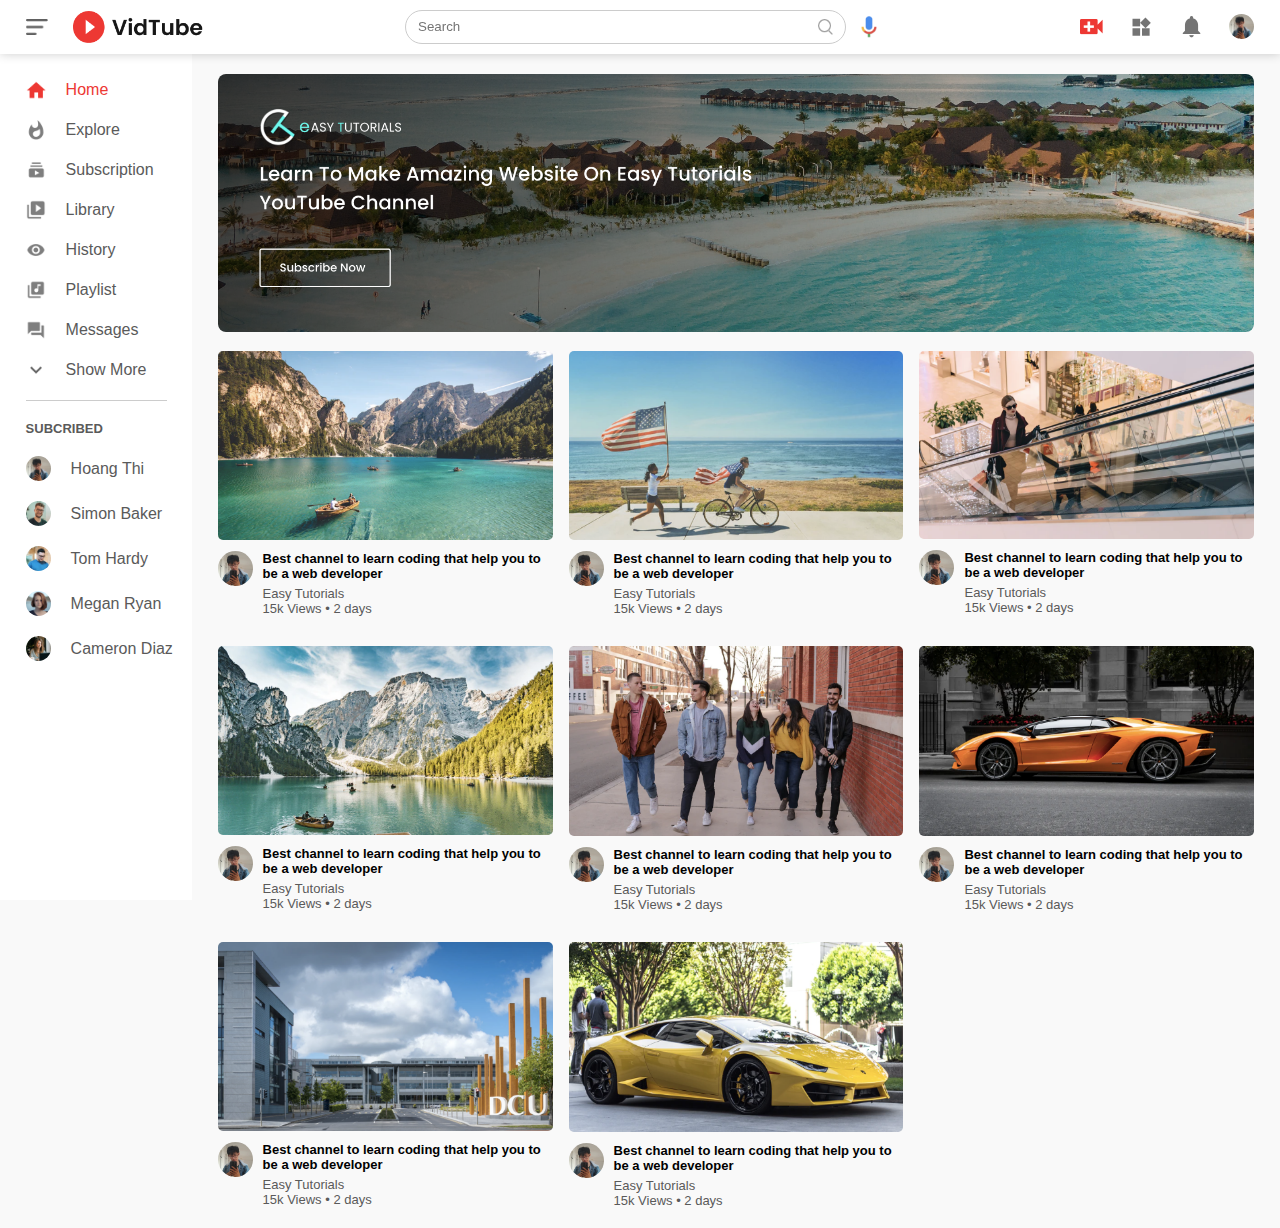
<file: index.html>
<!DOCTYPE html>
<html lang="en">
<head>
    <meta charset="UTF-8">
    <meta http-equiv="X-UA-Compatible" content="IE=edge">
    <meta name="viewport" content="width=device-width, initial-scale=1.0">
    <title>Video Sharing Website - Easy Tutorials YouTube Channels</title>
    <link rel="stylesheet" href="style.css">
</head>
<body>
    
    <nav class="flex-div">
        <div class="nav-left flex-div">
            <img src="images/menu.png" class="menu-icon">
            <img src="images/logo.png" class = "logo">
        </div>
        <div class="nav-middle flex-div">
            <div class="search-box flex-div">
                <input type="text" placeholder="Search">
                <img src="images/search.png">
            </div>
            <img src="images/voice-search.png" class="mic-icon">
        </div>
        <div class="nav-right flex-div">
            <img src="images/upload.png">
            <img src="images/more.png">
            <img src="images/notification.png">
            <img src="images/Thi.png" class="user-icon">
        </div>
    </nav>
    <!-- ------------------------sidebar------------------------- -->
    <div class="sidebar">
        <div class="shortcut-links">
            <a href=""><img src="images/home.png"><p>Home</p></a>
            <a href=""><img src="images/explore.png"><p>Explore</p></a>
            <a href=""><img src="images/subscriprion.png"><p>Subscription</p></a>
            <a href=""><img src="images/library.png"><p>Library</p></a>
            <a href=""><img src="images/history.png"><p>History</p></a>
            <a href=""><img src="images/playlist.png"><p>Playlist</p></a>
            <a href=""><img src="images/messages.png"><p>Messages</p></a>
            <a href=""><img src="images/show-more.png"><p>Show More</p></a>
            <hr>
        </div>
        <div class="subscribed-list">
            <h3>SUBCRIBED</h3>
            <a href=""><img src="images/Thi.png"><p>Hoang Thi</p></a>
            <a href=""><img src="images/simon.png"><p>Simon Baker</p></a>
            <a href=""><img src="images/tom.png"><p>Tom Hardy</p></a>
            <a href=""><img src="images/megan.png"><p>Megan Ryan</p></a>
            <a href=""><img src="images/cameron.png"><p>Cameron Diaz</p></a>
        </div>
    </div>

<!-- ----------main----------- -->

<div class="container">
    <div class="banner">
        <img src="images/banner.png">
    </div>
    <div class="list-container">
        <div class="vid-list">
            <a href="play-video.html"><img src="images/thumbnail1.png" class="thumbnail1"></a>
            <div class="flex-div">
                <img src="images/Thi.png">
                <div class="vid-info">
                    <a href="play-video.html">Best channel to learn coding that help you to be a web developer</a>
                    <p>Easy Tutorials</p>
                    <p>15k Views &bull; 2 days</p>
                </div>
            </div>
        </div>
        <div class="vid-list">
            <a href=""><img src="images/thumbnail2.png" class="thumbnail1"></a>
            <div class="flex-div">
                <img src="images/Thi.png">
                <div class="vid-info">
                    <a href="">Best channel to learn coding that help you to be a web developer</a>
                    <p>Easy Tutorials</p>
                    <p>15k Views &bull; 2 days</p>
                </div>
            </div>
        </div><div class="vid-list">
            <a href=""><img src="images/thumbnail3.png" class="thumbnail1"></a>
            <div class="flex-div">
                <img src="images/Thi.png">
                <div class="vid-info">
                    <a href="">Best channel to learn coding that help you to be a web developer</a>
                    <p>Easy Tutorials</p>
                    <p>15k Views &bull; 2 days</p>
                </div>
            </div>
        </div><div class="vid-list">
            <a href=""><img src="images/thumbnail4.png" class="thumbnail1"></a>
            <div class="flex-div">
                <img src="images/Thi.png">
                <div class="vid-info">
                    <a href="">Best channel to learn coding that help you to be a web developer</a>
                    <p>Easy Tutorials</p>
                    <p>15k Views &bull; 2 days</p>
                </div>
            </div>
        </div>
        <div class="vid-list">
            <a href=""><img src="images/thumbnail5.png" class="thumbnail1"></a>
            <div class="flex-div">
                <img src="images/Thi.png">
                <div class="vid-info">
                    <a href="">Best channel to learn coding that help you to be a web developer</a>
                    <p>Easy Tutorials</p>
                    <p>15k Views &bull; 2 days</p>
                </div>
            </div>
        </div>
        <div class="vid-list">
            <a href=""><img src="images/thumbnail6.png" class="thumbnail1"></a>
            <div class="flex-div">
                <img src="images/Thi.png">
                <div class="vid-info">
                    <a href="">Best channel to learn coding that help you to be a web developer</a>
                    <p>Easy Tutorials</p>
                    <p>15k Views &bull; 2 days</p>
                </div>
            </div>
        </div>
        <div class="vid-list">
            <a href=""><img src="images/thumbnail7.png" class="thumbnail1"></a>
            <div class="flex-div">
                <img src="images/Thi.png">
                <div class="vid-info">
                    <a href="">Best channel to learn coding that help you to be a web developer</a>
                    <p>Easy Tutorials</p>
                    <p>15k Views &bull; 2 days</p>
                </div>
            </div>
        </div>
        <div class="vid-list">
            <a href=""><img src="images/thumbnail8.png" class="thumbnail1"></a>
            <div class="flex-div">
                <img src="images/Thi.png">
                <div class="vid-info">
                    <a href="">Best channel to learn coding that help you to be a web developer</a>
                    <p>Easy Tutorials</p>
                    <p>15k Views &bull; 2 days</p>
                </div>
            </div>
        </div>
    </div>





</div>



<script src="script.js"></script>
</body>
</html>
</file>
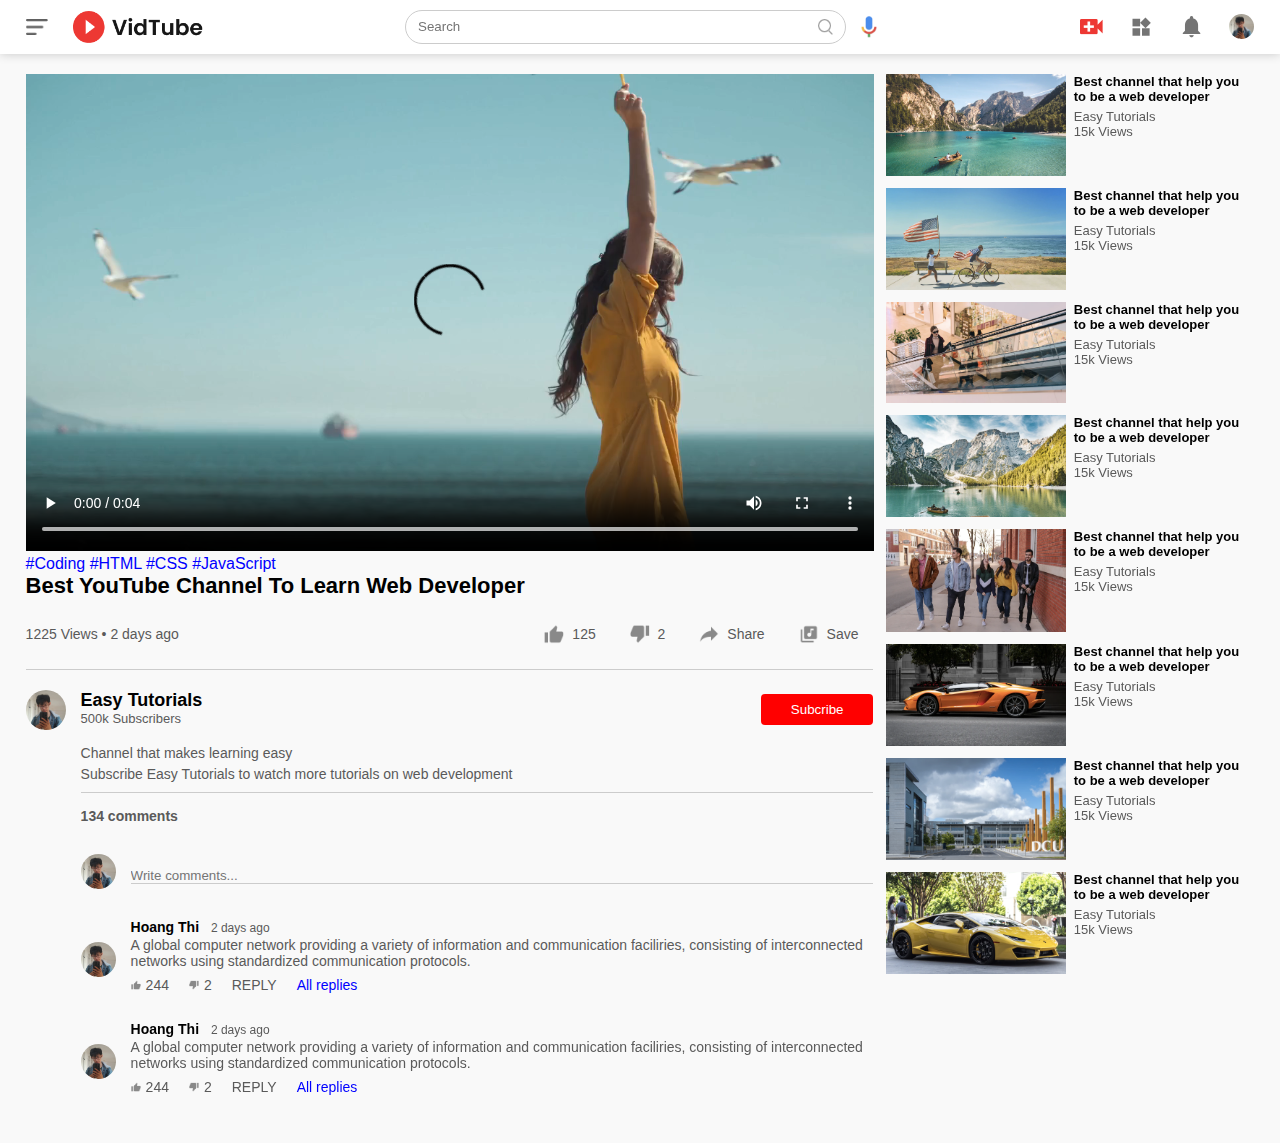
<file: play-video.html>
<!DOCTYPE html>
<html lang="en">
<head>
    <meta charset="UTF-8">
    <meta http-equiv="X-UA-Compatible" content="IE=edge">
    <meta name="viewport" content="width=device-width, initial-scale=1.0">
    <title>Play Video - Easy Tutorials Youtube Channel</title>
    <link rel="stylesheet" href="style.css">
</head>
<body>
    <nav class="flex-div">
        <div class="nav-left flex-div">
            <img src="images/menu.png" class="menu-icon">
            <img src="images/logo.png" class = "logo">
        </div>
        <div class="nav-middle flex-div">
            <div class="search-box flex-div">
                <input type="text" placeholder="Search">
                <img src="images/search.png">
            </div>
            <img src="images/voice-search.png" class="mic-icon">
        </div>
        <div class="nav-right flex-div">
            <img src="images/upload.png">
            <img src="images/more.png">
            <img src="images/notification.png">
            <img src="images/Thi.png" class="user-icon">
        </div>
    </nav>    

<div class="container play-container">
    <div class="row">
        <div class="play-video">
            <video controls autoplay>
                <source src="images/video.mp4" type = "video/mp4">
            </video>
            <div class="tags">
                <a href="">#Coding</a> <a href="">#HTML</a> <a href="">#CSS</a> <a href="">#JavaScript</a>
            </div>
            <h3>Best YouTube Channel To Learn Web Developer</h3>
            <div class="play-video-info">
                <p>1225 Views &bull; 2 days ago</p>
                <div>
                    <a href=""><img src="images/like.png">125</a>
                    <a href=""><img src="images/dislike.png">2</a>
                    <a href=""><img src="images/share.png">Share</a>
                    <a href=""><img src="images/save.png">Save</a>
                </div>
            </div>
            <hr>
            <div class="publisher">
                <img src="images/Thi.png">
                <div>
                    <p>Easy Tutorials</p>
                    <span>500k Subscribers</span>
                </div>
                <button type="button">Subcribe</button>
            </div>
            <div class="vid-description">
                <p>Channel that makes learning easy</p>
                <p>Subscribe Easy Tutorials to watch more tutorials on web development</p>
                <hr>
                <h4>134 comments</h4>

                <div class="add-comment">
                    <img src="images/Thi.png">
                    <input type="text" placeholder="Write comments...">
                </div>
                <div class="old-comment">
                    <img src="images/Thi.png">
                    <div>
                        <h3>Hoang Thi <span>2 days ago</span></h3>
                        <p>A global computer network providing a variety of information and communication faciliries, consisting of interconnected networks using standardized communication protocols.</p>
                        <div class="acomment-action">
                            <img src="images/like.png">
                            <span>244</span>
                            <img src="images/dislike.png">
                            <span>2</span>
                            <span>REPLY</span>
                            <a href="">All replies</a>
                        </div>
                    </div>
                </div>
                <div class="old-comment">
                    <img src="images/Thi.png">
                    <div>
                        <h3>Hoang Thi <span>2 days ago</span></h3>
                        <p>A global computer network providing a variety of information and communication faciliries, consisting of interconnected networks using standardized communication protocols.</p>
                        <div class="acomment-action">
                            <img src="images/like.png">
                            <span>244</span>
                            <img src="images/dislike.png">
                            <span>2</span>
                            <span>REPLY</span>
                            <a href="">All replies</a>
                        </div>
                    </div>
                </div>
            </div>
        </div>
        <div class="right-sidebar">
            <div class="side-video-list">
                <a href="" class="small-thumbnail"><img src="images/thumbnail1.png"></a>
                <div class="vid-info">
                    <a href="">Best channel that help you to be a web developer</a>
                    <p>Easy Tutorials</p>
                    <p>15k Views</p>
                </div>
            </div>
            <div class="side-video-list">
                <a href="" class="small-thumbnail"><img src="images/thumbnail2.png"></a>
                <div class="vid-info">
                    <a href="">Best channel that help you to be a web developer</a>
                    <p>Easy Tutorials</p>
                    <p>15k Views</p>
                </div>
            </div>
            <div class="side-video-list">
                <a href="" class="small-thumbnail"><img src="images/thumbnail3.png"></a>
                <div class="vid-info">
                    <a href="">Best channel that help you to be a web developer</a>
                    <p>Easy Tutorials</p>
                    <p>15k Views</p>
                </div>
            </div>
            <div class="side-video-list">
                <a href="" class="small-thumbnail"><img src="images/thumbnail4.png"></a>
                <div class="vid-info">
                    <a href="">Best channel that help you to be a web developer</a>
                    <p>Easy Tutorials</p>
                    <p>15k Views</p>
                </div>
            </div>
            <div class="side-video-list">
                <a href="" class="small-thumbnail"><img src="images/thumbnail5.png"></a>
                <div class="vid-info">
                    <a href="">Best channel that help you to be a web developer</a>
                    <p>Easy Tutorials</p>
                    <p>15k Views</p>
                </div>
            </div>
            <div class="side-video-list">
                <a href="" class="small-thumbnail"><img src="images/thumbnail6.png"></a>
                <div class="vid-info">
                    <a href="">Best channel that help you to be a web developer</a>
                    <p>Easy Tutorials</p>
                    <p>15k Views</p>
                </div>
            </div>
            <div class="side-video-list">
                <a href="" class="small-thumbnail"><img src="images/thumbnail7.png"></a>
                <div class="vid-info">
                    <a href="">Best channel that help you to be a web developer</a>
                    <p>Easy Tutorials</p>
                    <p>15k Views</p>
                </div>
            </div>
            <div class="side-video-list">
                <a href="" class="small-thumbnail"><img src="images/thumbnail8.png"></a>
                <div class="vid-info">
                    <a href="">Best channel that help you to be a web developer</a>
                    <p>Easy Tutorials</p>
                    <p>15k Views</p>
                </div>
            </div>
        </div>
    </div>
</div>




</body>
</html>
</file>
<file: style.css>
*{
    margin:0;
    padding: 0;
    font-family: 'poppins', sans-serif;
    box-sizing: border-box;
}
a{
    text-decoration: none;
    color: #5a5a5a;
}
img{
    cursor: pointer;
}
.flex-div{
    display: flex;
    align-items: center;
}
nav{
    padding: 10px 2%;
    justify-content: space-between;
    box-shadow: 0 0 10px rgba(0,0, 0, 0.2);
    background: #fff;
    position: sticky;
    top: 0;
    z-index: 10;
}
.nav-right img{
    width: 25px;
    margin-right: 25px;
}
.nav-right .user-icon{
    width:35 px;
    border-radius: 50%;
    margin-right: 0;
}
.nav-left .menu-icon{
    width: 22px;
    margin-right: 25px;
}
.nav-left .logo{
    width:130px;
}
.nav-middle .mic-icon{
    width: 16px;
}
.nav-middle .search-box{
    border: 1px solid #ccc;
    margin-right: 15px;
    padding: 8px 12px;
    border-radius: 25px;
}
.nav-middle .search-box input{
    width: 400px;
    border: 0;
    outline: 0;
    background: transparent;
}
.nav-middle .search-box img{
    width: 15px;
}

/* -----------sidebar---------------*/

.sidebar{
    background: #fff;
    width: 15%;
    height:100vh;
    position: fixed;
    top: 0;
    padding-left: 2%;
    padding-top: 80px;
}
.shortcut-links a img{
    width: 20px;
    margin-right: 20px;
}
.shortcut-links a{
    display: flex;
    align-items: center;
    margin-bottom: 20px;
    width: fit-content;
    flex-wrap: wrap;
}
.shortcut-links a:first-child{
    color: #ed3833;
}
.sidebar hr{
    border: 0;
    height: 1px;
    background: #ccc;
    width:85%;
}
.subscribed-list h3{
    font-size: 13px;
    margin:20px 0;
    color:#5a5a5a;
}
.subscribed-list a{
    display: flex;
    align-items: center;
    margin-bottom: 20px;
    width:fit-content;
    flex-wrap: wrap;
}
.subscribed-list a img{
    width: 25px;
    border-radius: 50%;
    margin-right: 20px;
}
.small-sidebar{
     width: 5%;
}
.small-sidebar a p{
    display: none;
}
.small-sidebar h3{
    display: none;
}

.small-sidebar hr{
    width: 50%;
    margin-bottom: 25px;
}

/* ----------------main------------------ */

.container{
    background: #f9f9f9;
    padding-left: 17%;
    padding-right: 2%;
    padding-top: 20px;
    padding-bottom: 20px;
}

.large-container{
    padding-left: 7%;
}




.banner{
    width: 100%;
}
.banner img{
    width: 100%;
    border-radius: 8px;
}
.list-container{
    display: grid;
    grid-template-columns: repeat(auto-fit, minmax(250px, 1fr));
    grid-column-gap: 16px;
    grid-row-gap: 30px;
    margin-top: 15px;
}
.vid-list .thumbnail1{
    width: 100%;
    border-radius: 5px;
}
.vid-list .flex-div{
    align-items: flex-start;
    margin-top: 7px;
}
.vid-list .flex-div img {
    width: 35px;
    margin-right: 10px;
    border-radius: 50%;
}
.vid-info{
    color:#5a5a5a;
    font-size: 13px;
}
.vid-info a{
    color:#000;
    font-weight: 600;
    display: block;
    margin-bottom: 5px;
}

@media (max-width:900px){
    .menu-icon{
        display: none;
    }
    .sidebar{
        display: none;
    }
    .container, .large-container{
        padding-left: 5%;
        padding-right: 5%;
    }
    .nav-right img{
        display: none;
    }
    .nav-right .user-icon{
        display: block;
        width: 30px;
    }
    .nav-middle .search-box input{
        width:100px;
    }
    .nav-middle .mic-icon{
        display: none;
    }
    .logo{
        width: 90px;
    }
}

/* -------------play video page---------------- */
.play-container{
    padding-left: 2%;
}
.row{
    display: flex;
    justify-content: space-between;
    flex-wrap: wrap;
}
.play-video{
    flex-basis: 69%;
}
.right-sidebar{
    flex-basis: 30%;
}
.play-video video{
    width: 100%;
}
.side-video-list{
    display: flex;
    justify-content: space-between;
    margin-bottom: 8px;
}
.side-video-list img{
    width: 100%;
}
.side-video-list .small-thumbnail{
    flex-basis: 49%;
}
.side-video-list .vid-info{
    flex-basis: 49%;
}
.play-video .tags a{
    color:#0000ff;
}
.play-video h3{
    font-weight:600;
    font-size: 22px;
}
.play-video .play-video-info{
    display: flex;
    align-items: center;
    justify-content: space-between;
    flex-wrap: wrap;
    margin-top: 10px;
    font-size: 14px;
    color: #5a5a5a;
}
.play-video .play-video-info a img{
    width: 20px;
    margin-right: 8px;
}
.play-video .play-video-info a{
    display: inline-flex;
    align-items: center;
    margin: 15px;
}
.play-video hr{
    border: 0;
    height: 1px;
    background: #ccc;
    margin: 10px 0;
}
.publisher{
    display: flex;
    align-items: center;
    margin-top: 20px;
}
.publisher div{
    flex: 1;
    line-height: 18px;
}
.publisher img{
    width: 40px;
    border-radius: 50%;
    margin-right: 15px;
}
.publisher div p{
    color: #000;
    font-weight: 600;
    font-size: 18px;
}
.publisher div span{
    font-size: 13px;
    color: #5a5a5a;
}
.publisher button{
    background: red;
    color: #fff;
    padding: 8px 30px;
    border: 0;
    outline: 0;
    border-radius: 4px;
    cursor: pointer;
}
.vid-description{
    padding-left: 55px;
    margin: 15px 0;
}
.vid-description p{
    font-size: 14px;
    margin-bottom: 5px;
    color: #5a5a5a;
}
.vid-description h4{
    font-size: 14px;
    color: #5a5a5a;
    margin-top: 15px;
}
.add-comment{
    display: flex;
    align-items: center;
    margin: 30px 0;
}
.add-comment img{
    width: 35px;
    border-radius: 50%;
    margin-right: 15px;
}
.add-comment input{
    border: 0;
    outline: 0;
    border-bottom: 1px solid #ccc;
    width: 100%;
    padding-top: 10px;
    background: transparent;
}
.old-comment{
    display: flex;
    align-items: center;
    margin: 20px 0;
}
.old-comment img{
    width: 35px;
    border-radius: 50%;
    margin-right: 15px;
}
.old-comment h3{
    font-size: 14px;
    margin-bottom: 2px;
}
.old-comment h3 span{
    font-size: 12px;
    color: #5a5a5a;
    font-weight: 500;
    margin-left: 8px;

}
.old-comment .acomment-action{
    display: flex;
    align-items: center;
    margin: 8px 0;
    font-size: 14px;
}
.old-comment .acomment-action img{
    border-radius: 0;
    width: 10px;
    margin-right: 5px;
}
.old-comment .acomment-action span{
    margin-right: 20px;
    color: #5a5a5a;
}
.old-comment .acomment-action a{
    color: #0000ff;
}

@media (max-width:900px){
    .play-video{
        flex-basis: 100%;
    }
    .right-sidebar{
        flex-basis: 100%;
    }
    .play-container{
        padding-left: 5%;
    }
    .vid-description{
        padding-left: 0;
    }
    .play-video .play-video-info a{
        margin-left: 0;
        margin-right: 15px;
        margin-top: 15px;
    }
}
</file>
